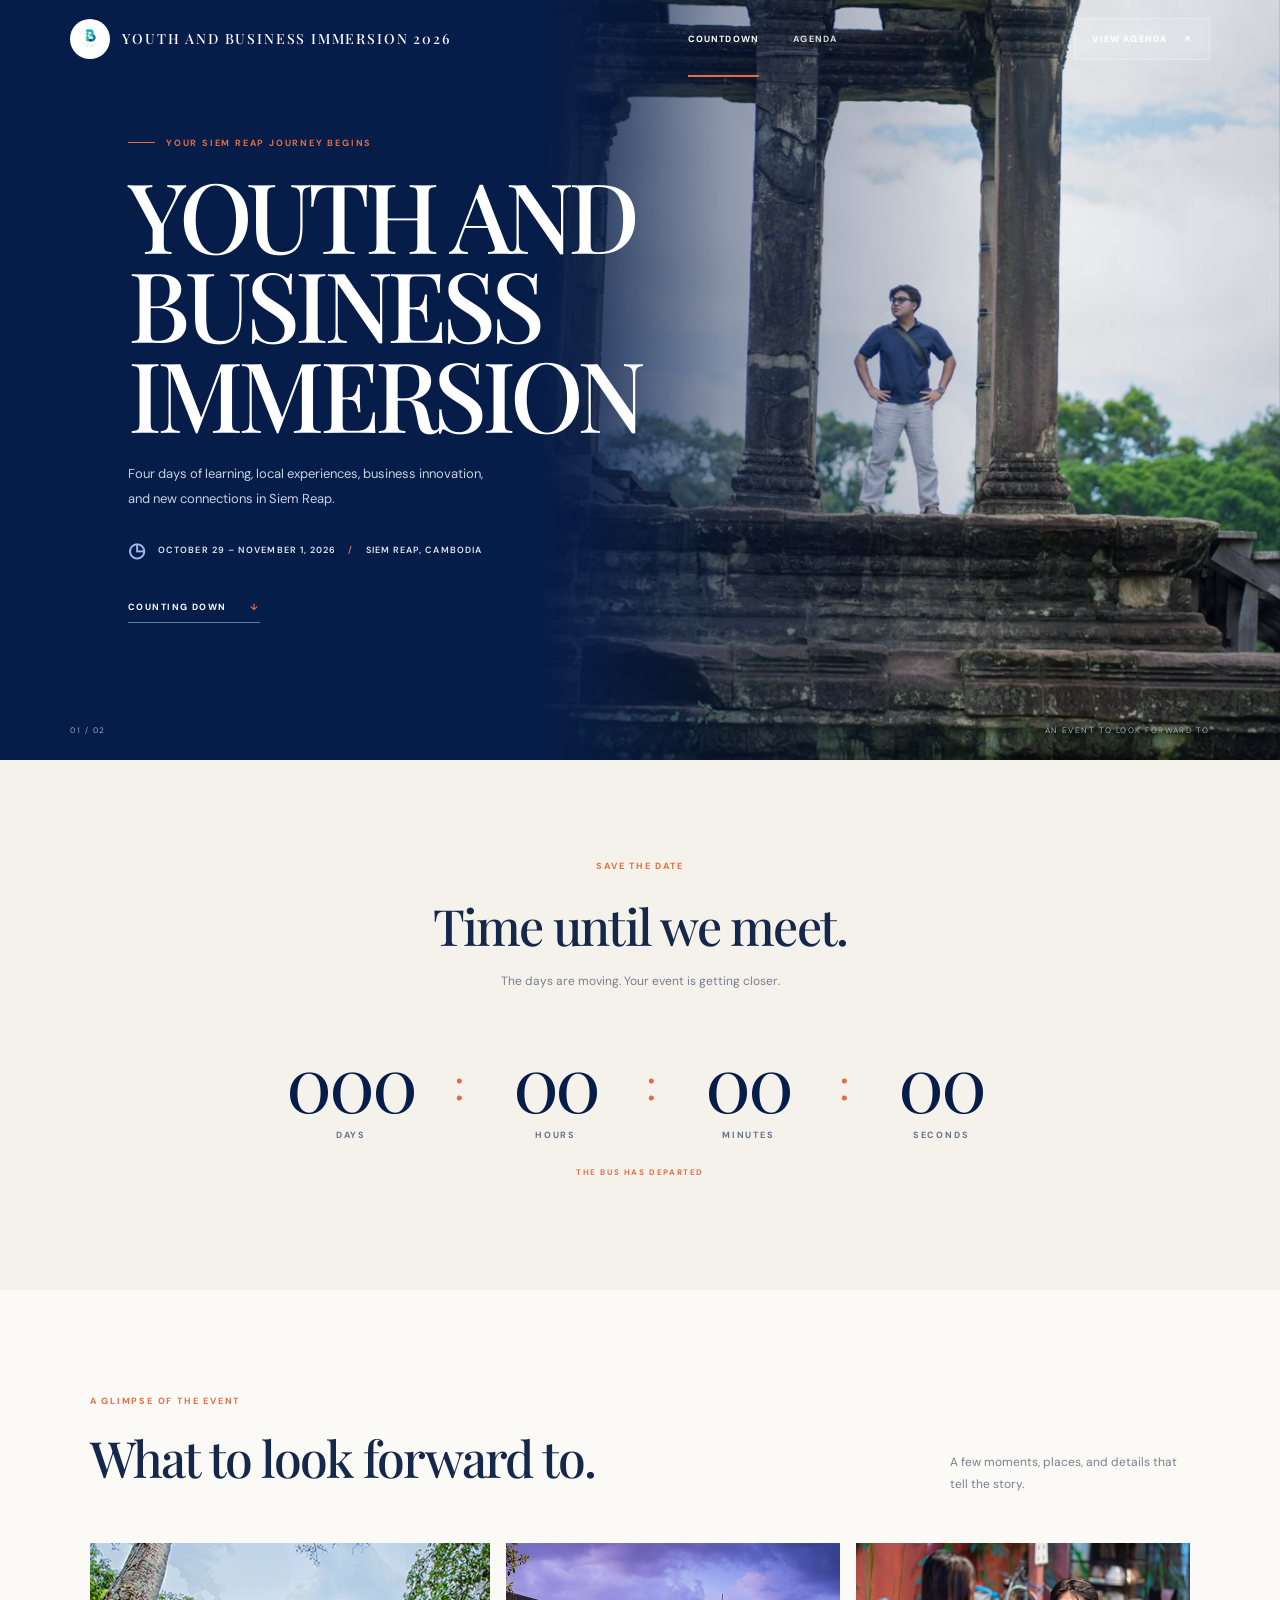
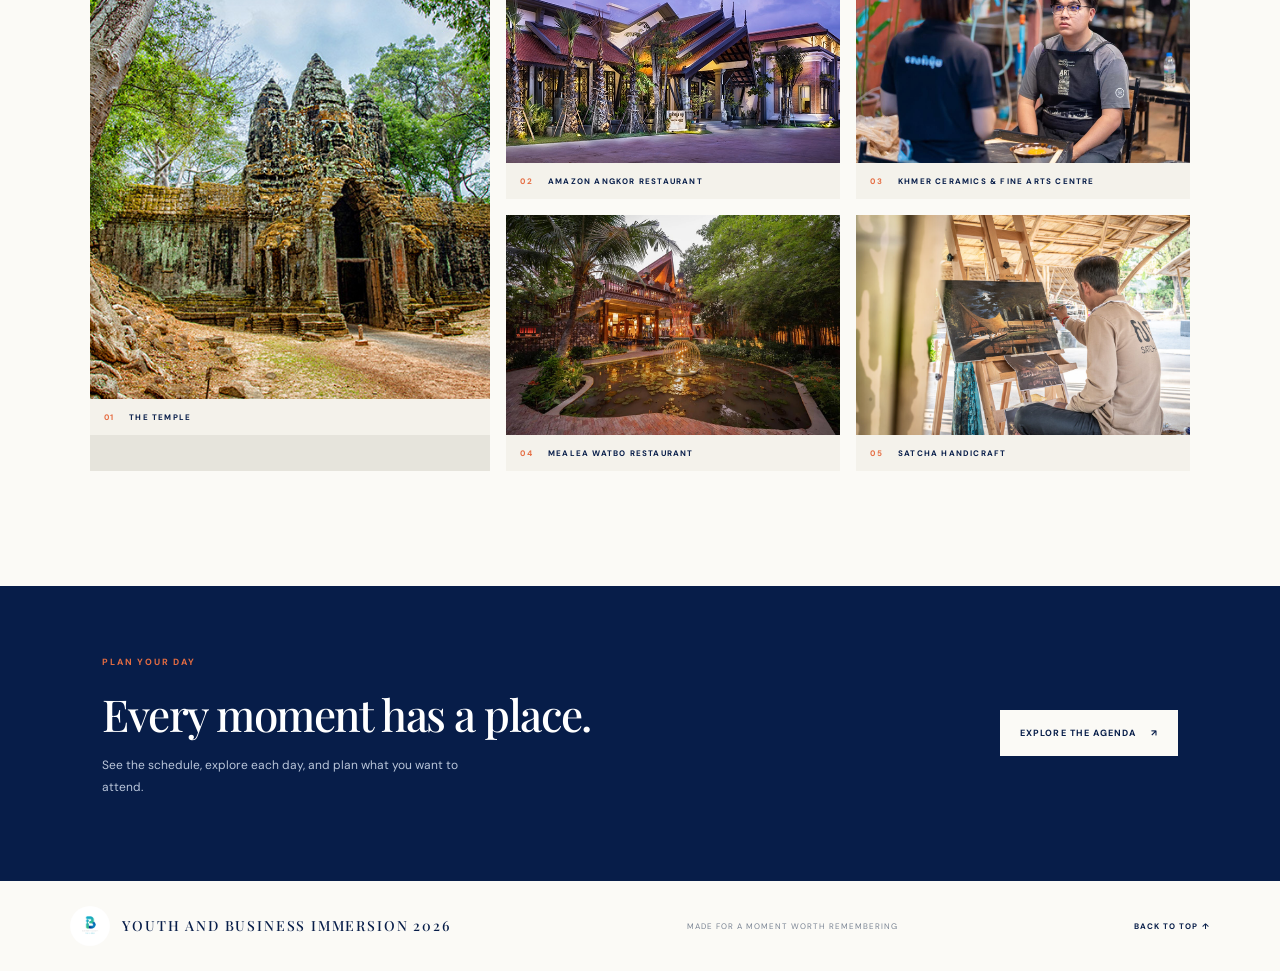
<file: index.html>
<!DOCTYPE html>
<html lang="en">
<head>
  <meta charset="UTF-8">
  <meta name="viewport" content="width=device-width, initial-scale=1.0">
  <meta name="theme-color" content="#071d49"><link rel="icon" type="image/png" href="assets/logo.png"><link rel="apple-touch-icon" href="assets/favicon.png">
  <title>Business Society | Countdown</title>
  <link rel="preconnect" href="https://fonts.googleapis.com">
  <link rel="preconnect" href="https://fonts.gstatic.com" crossorigin>
  <link href="https://fonts.googleapis.com/css2?family=DM+Sans:wght@400;500;600;700&family=Playfair+Display:wght@400;500;600;700&display=swap" rel="stylesheet">
  <link rel="stylesheet" href="styles.css">
</head>
<body>
  <header class="site-header">
    <a class="brand" href="index.html" aria-label="Event home"><img class="brand-logo" id="event-logo" src="assets/logo.png" alt="Event logo"><span class="brand-name" id="brand-name">AUPPHS-FA MUN III</span></a>
    <nav class="main-nav" aria-label="Main navigation">
      <a class="active" href="index.html">COUNTDOWN</a>
      <a href="agenda.html">AGENDA</a>
    </nav>
    <a class="header-cta" href="agenda.html">VIEW AGENDA <span>↗</span></a>
    <button class="menu-toggle" aria-label="Toggle navigation" aria-expanded="false">☰</button>
  </header>

  <main>
    <section class="hero">
      <div class="hero-art banner-missing" aria-hidden="true">
        <img class="hero-banner" id="event-banner" src="assets/banner.jpg" alt="">
      </div>
      <div class="hero-content">
        <p class="eyebrow"><span class="eyebrow-line"></span><span id="event-kicker">THE COUNTDOWN BEGINS</span></p>
        <h1 id="event-title">A MOMENT<br>TO REMEMBER</h1>
        <p class="hero-description" id="event-description">One event. One shared moment. We look forward to seeing you there.</p>
        <div class="event-meta">
          <span class="meta-icon">◷</span><span id="event-date-label">DECEMBER 12, 2026</span>
          <span class="meta-divider">/</span><span id="event-location">PHNOM PENH, CAMBODIA</span>
        </div>
        <a class="text-link" href="#countdown">COUNTING DOWN <span>↓</span></a>
      </div>
      <div class="hero-caption"><span>01 / 02</span><span>AN EVENT TO LOOK FORWARD TO</span></div>
    </section>

    <section class="countdown-section" id="countdown">
      <div class="section-heading">
        <p class="eyebrow">SAVE THE DATE</p>
        <h2>Time until we meet.</h2>
        <p class="muted">The days are moving. Your event is getting closer.</p>
      </div>
      <div class="countdown-grid" aria-label="Time remaining">
        <div class="time-card"><span class="time-number" id="days">000</span><span class="time-label">DAYS</span></div>
        <span class="time-colon">:</span>
        <div class="time-card"><span class="time-number" id="hours">00</span><span class="time-label">HOURS</span></div>
        <span class="time-colon">:</span>
        <div class="time-card"><span class="time-number" id="minutes">00</span><span class="time-label">MINUTES</span></div>
        <span class="time-colon">:</span>
        <div class="time-card"><span class="time-number" id="seconds">00</span><span class="time-label">SECONDS</span></div>
      </div>
      <p class="countdown-status" id="countdown-status">EVERY SECOND BRINGS US CLOSER</p>
    </section>

    <section class="gallery-section">
      <div class="gallery-heading">
        <div><p class="eyebrow">A GLIMPSE OF THE EVENT</p><h2>What to look forward to.</h2></div>
        <p class="muted gallery-note">A few moments, places, and details that tell the story.</p>
      </div>
      <div class="gallery-grid" id="gallery">
        <figure class="gallery-card gallery-large"><img src="assets/angkor-thom.jpg" alt="Event preview image 1" onerror="this.style.display='none';this.nextElementSibling.style.display='grid'"><div class="image-placeholder"><span>01</span><b>EVENT HIGHLIGHT</b><small>Replace with assets/event-1.jpg</small></div><figcaption><span>01</span> THE TEMPLE</figcaption></figure>
        <figure class="gallery-card"><img src="assets/amazon-angkor-restaurant-mobile.jpg" alt="Event preview image 2" onerror="this.style.display='none';this.nextElementSibling.style.display='grid'"><div class="image-placeholder tone-two"><span>02</span><b>AMAZON ANGKOR RESTAURANT</b><small>Replace with assets/event-2.jpg</small></div><figcaption><span>02</span> AMAZON ANGKOR RESTAURANT</figcaption></figure>
        <figure class="gallery-card"><img src="assets/ARTCLAY.jpg" alt="Event preview image 3" onerror="this.style.display='none';this.nextElementSibling.style.display='grid'"><div class="image-placeholder tone-three"><span>03</span><b>THE PLACE</b><small>Replace with assets/event-3.jpg</small></div><figcaption><span>03</span> KHMER CERAMICS & FINE ARTS CENTRE</figcaption></figure>
        <figure class="gallery-card"><img src="assets/Authentic-Khmer-Dining-Experience-_-Mealea-Watbo-Siem-Reap-Cambodia-Restaurant.jpg" alt="Event preview image 4" onerror="this.style.display='none';this.nextElementSibling.style.display='grid'"><div class="image-placeholder tone-four"><span>04</span><b>THE DETAILS</b><small>Replace with assets/event-4.jpg</small></div><figcaption><span>04</span> MEALEA WATBO RESTAURANT</figcaption></figure>
        <figure class="gallery-card"><img src="assets/CMP-SATCHA-Artisans-75-LR-1024x682.jpg" alt="Event preview image 5" onerror="this.style.display='none';this.nextElementSibling.style.display='grid'"><div class="image-placeholder tone-five"><span>05</span><b>THE MOMENT</b><small>Replace with assets/event-5.jpg</small></div><figcaption><span>05</span> SATCHA HANDICRAFT</figcaption></figure>
      </div>
    </section>
    <section class="agenda-teaser">
      <div><p class="eyebrow">PLAN YOUR DAY</p><h2>Every moment has a place.</h2><p class="muted">See the schedule, explore each day, and plan what you want to attend.</p></div>
      <a class="button button-light" href="agenda.html">EXPLORE THE AGENDA <span>↗</span></a>
    </section>
  </main>

  <footer class="site-footer"><a class="brand footer-brand" href="index.html"><img class="brand-logo" src="assets/logo.png" alt=""><span class="brand-name" id="footer-brand-name">AUPPHS-FA MUN III</span></a><span id="footer-copy">MADE FOR A MOMENT WORTH REMEMBERING</span><a href="#top" class="back-top">BACK TO TOP ↑</a></footer>
  <script src="script.js"></script>
</body>
</html>
</file>
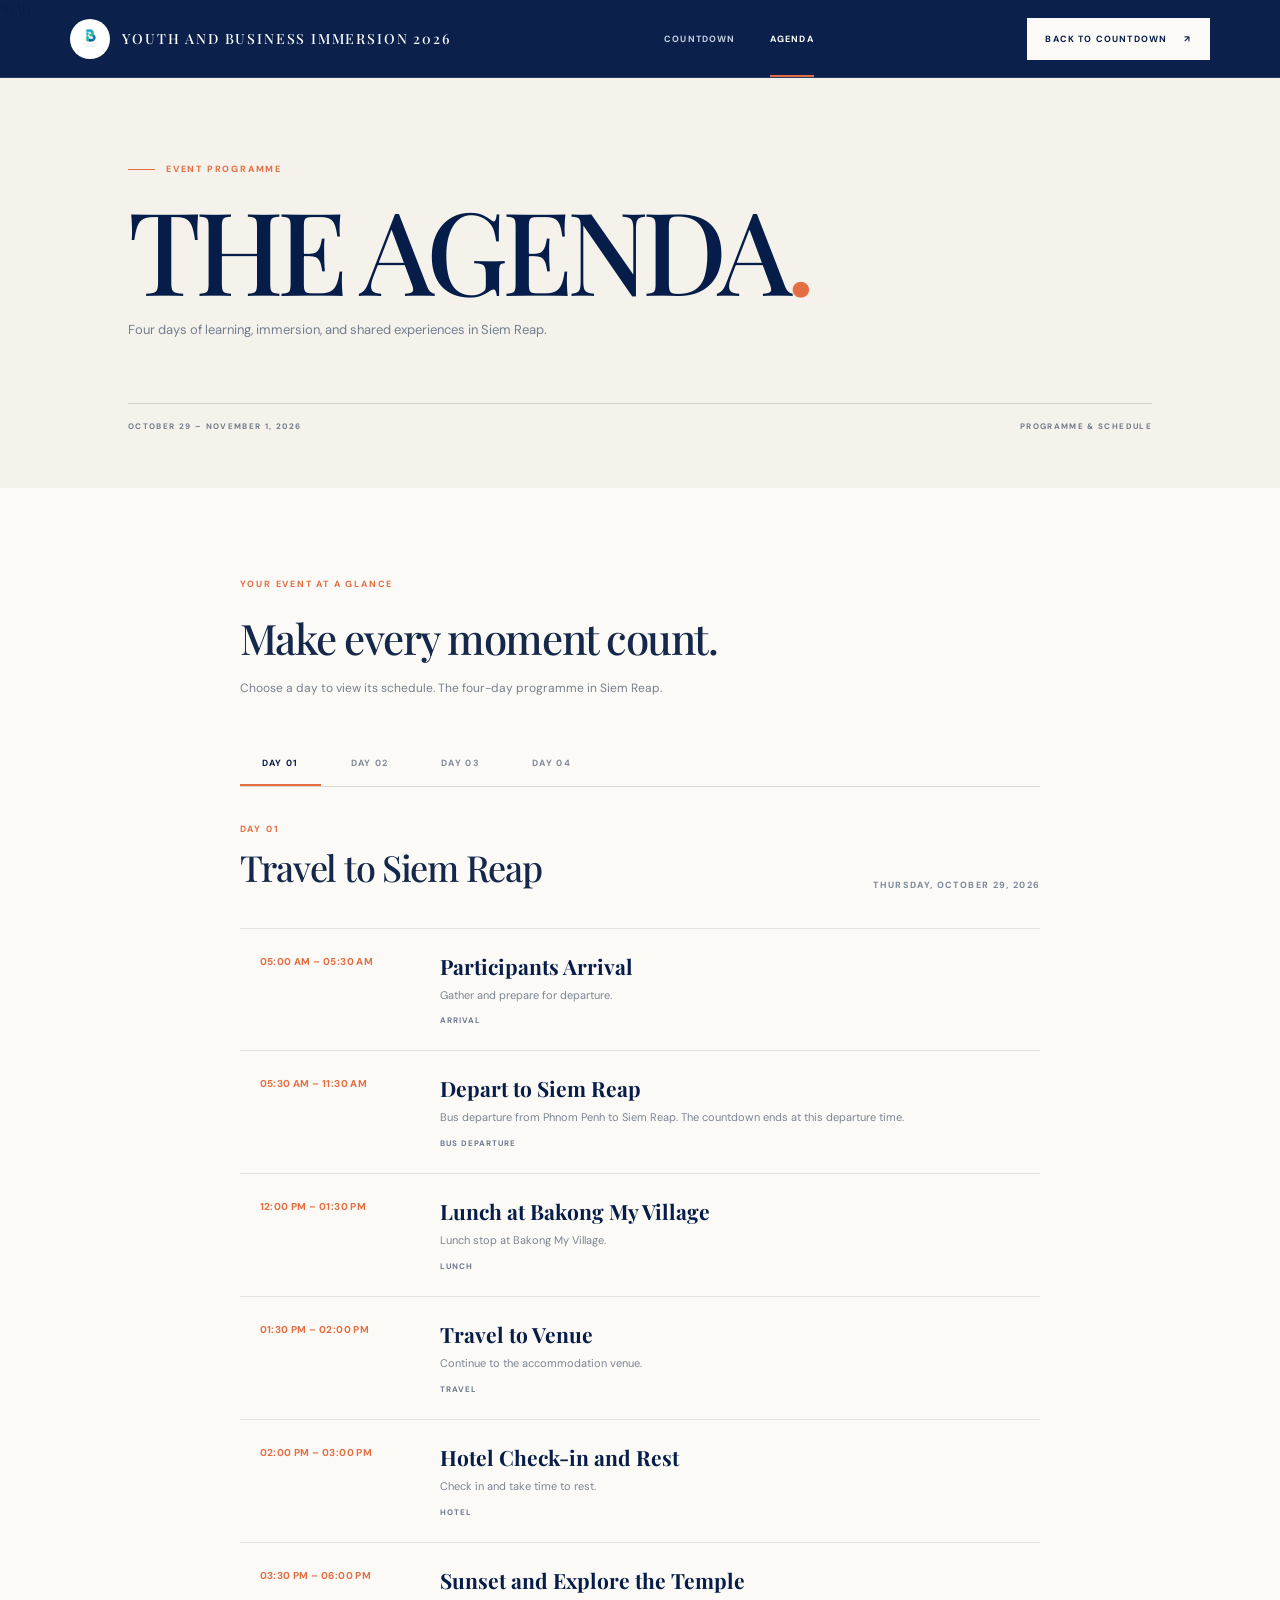
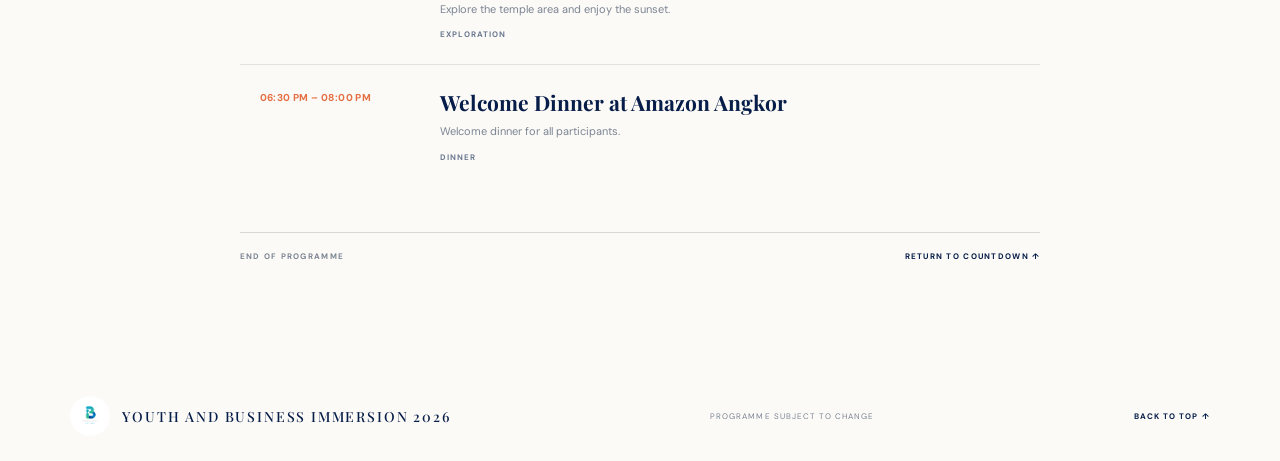
<file: agenda.html>
<!DOCTYPE html>
<html lang="en">
<head>
  <meta charset="UTF-8">
  <meta name="viewport" content="width=device-width, initial-scale=1.0">
  <meta name="theme-color" content="#071d49">\n  <link rel="icon" type="image/png" href="assets/favicon.png">\n  <link rel="apple-touch-icon" href="assets/favicon.png">
  <title>Youth and Business Immersion 2026 | Four-Day Agenda</title>
  <link rel="preconnect" href="https://fonts.googleapis.com">
  <link rel="preconnect" href="https://fonts.gstatic.com" crossorigin>
  <link href="https://fonts.googleapis.com/css2?family=DM+Sans:wght@400;500;600;700&family=Playfair+Display:wght@400;500;600;700&display=swap" rel="stylesheet">
  <link rel="stylesheet" href="styles.css">
</head>
<body class="agenda-page">
  <header class="site-header">
    <a class="brand" href="index.html"><img class="brand-logo" id="event-logo" src="assets/logo.png" alt="Event logo"><span class="brand-name" id="brand-name">AUPPHS-FA MUN III</span></a>
    <nav class="main-nav" aria-label="Main navigation"><a href="index.html">COUNTDOWN</a><a class="active" href="agenda.html">AGENDA</a></nav>
    <a class="header-cta" href="index.html">BACK TO COUNTDOWN <span>↗</span></a>
    <button class="menu-toggle" aria-label="Toggle navigation" aria-expanded="false">☰</button>
  </header>
  <main>
    <section class="agenda-hero">
      <p class="eyebrow"><span class="eyebrow-line"></span> EVENT PROGRAMME</p>
      <h1>THE AGENDA<span>.</span></h1>
      <p id="agenda-subtitle">A clear view of what's happening, and when.</p>
      <div class="agenda-hero-rule"><span id="agenda-event-date">DECEMBER 12, 2026</span><span>PROGRAMME & SCHEDULE</span></div>
    </section>
    <section class="agenda-content">
      <div class="agenda-intro"><p class="eyebrow">YOUR EVENT AT A GLANCE</p><h2>Make every moment count.</h2><p class="muted">Choose a day to view its schedule. The four-day programme in Siem Reap.</p></div>
      <div class="day-tabs" id="day-tabs" role="tablist" aria-label="Agenda days"></div>
      <div class="day-heading"><div><p class="eyebrow" id="day-label">DAY 01</p><h2 id="day-title">Opening Day</h2></div><span id="day-date" class="day-date">DECEMBER 12</span></div>
      <div class="schedule-list" id="schedule-list"></div>
      <div class="agenda-bottom"><span>END OF PROGRAMME</span><a href="index.html">RETURN TO COUNTDOWN ↑</a></div>
    </section>
  </main>
  <footer class="site-footer"><a class="brand footer-brand" href="index.html"><img class="brand-logo" src="assets/logo.png" alt=""><span class="brand-name" id="footer-brand-name">AUPPHS-FA MUN III</span></a><span>PROGRAMME SUBJECT TO CHANGE</span><a href="#top" class="back-top">BACK TO TOP ↑</a></footer>
  <script src="script.js"></script>
</body>
</html>
</file>
<file: styles.css>
:root{--navy:#071d49;--navy2:#102b5e;--cream:#f4f2eb;--paper:#fbfaf6;--ink:#15284b;--blue:#9db9ef;--line:#d9d8d0;--red:#e56d42;--serif:"Playfair Display",Georgia,serif;--sans:"DM Sans",Arial,sans-serif}
*{box-sizing:border-box}html{scroll-behavior:smooth}body{margin:0;background:var(--paper);color:var(--ink);font-family:var(--sans);font-size:14px}a{color:inherit;text-decoration:none}.site-header{height:78px;padding:0 5.5%;display:flex;align-items:center;justify-content:space-between;background:transparent;position:fixed;top:0;left:0;right:0;z-index:50;border-bottom:1px solid transparent;transition:background .45s ease,color .45s ease,box-shadow .45s ease,backdrop-filter .45s ease}
.site-header.scrolled{background:rgba(7,29,73,.96);color:#fff;border-bottom-color:rgba(255,255,255,.12);box-shadow:0 8px 28px #06163820;backdrop-filter:blur(14px)}
.site-header.scrolled .brand{color:#fff}.site-header.scrolled .brand-mark{background:#fff;color:var(--navy)}
.site-header.scrolled .main-nav a{color:#c6d0e2}.site-header.scrolled .main-nav a.active,.site-header.scrolled .main-nav a:hover{color:#fff}
.site-header.scrolled .main-nav a:after{background:var(--red)}
.site-header.scrolled .header-cta{background:var(--paper);color:var(--navy)}
.site-header.scrolled .menu-toggle{color:#fff}
body.page-leaving main{opacity:0;transform:translateY(8px)}
body main{transition:opacity .22s ease,transform .22s ease}.brand{display:flex;align-items:center;gap:10px;font-size:10px;letter-spacing:.13em;font-weight:700;color:var(--navy)}.brand-mark{width:25px;height:25px;border-radius:50%;display:grid;place-items:center;background:var(--navy);color:white;font-family:var(--serif);font-size:16px;letter-spacing:0}.main-nav{display:flex;gap:34px;height:100%;align-items:center}.main-nav a,.header-cta{font-size:9px;letter-spacing:.13em;font-weight:700;color:#65718a;transition:color .25s}.main-nav a{height:100%;display:flex;align-items:center;position:relative}.main-nav a:after{content:"";position:absolute;bottom:0;left:0;width:100%;height:2px;background:var(--red);transform:scaleX(0);transition:transform .3s}.main-nav a:hover,.main-nav a.active{color:var(--navy)}.main-nav a.active:after{transform:scaleX(1)}.header-cta{background:var(--navy);color:white;padding:14px 17px}.header-cta span,.button span{margin-left:14px}.menu-toggle{display:none;border:0;background:none;color:var(--navy);font-size:22px}
.hero{min-height:600px;height:min(760px,calc(100vh - 78px));background:var(--navy);position:relative;overflow:hidden;color:white;display:flex;align-items:center;padding:6% 10%}.hero-content{position:relative;z-index:2;max-width:620px;animation:rise .9s both}.eyebrow{font-size:9px;letter-spacing:.2em;font-weight:700;color:var(--red);margin:0 0 20px;display:flex;align-items:center;gap:11px}.eyebrow-line{width:27px;height:1px;background:var(--red)}.hero h1,.agenda-hero h1{font-family:var(--serif);font-weight:500;font-size:clamp(50px,7.6vw,112px);line-height:.92;letter-spacing:-.055em;margin:0 0 25px;max-width:760px}.hero-description{font-size:13px;line-height:1.9;color:#c7d0e1;max-width:360px;margin-bottom:26px}.event-meta{display:flex;align-items:center;gap:12px;color:#e3e8f0;font-size:9px;letter-spacing:.12em;font-weight:600;flex-wrap:wrap}.meta-icon{font-size:20px;color:var(--blue)}.meta-divider{color:var(--red)}.text-link{display:inline-block;margin-top:38px;padding-bottom:9px;border-bottom:1px solid #687c9d;font-size:9px;letter-spacing:.16em;font-weight:700}.text-link span{margin-left:20px;color:var(--red)}.hero-caption{position:absolute;z-index:2;bottom:25px;left:5.5%;right:5.5%;display:flex;justify-content:space-between;font-size:8px;letter-spacing:.18em;color:#9ba9c1}.hero-art{position:absolute;right:0;top:0;width:58%;height:100%;opacity:1;overflow:hidden;background:#071d49}
.hero-art:before{content:"";position:absolute;inset:0;z-index:1;pointer-events:none;background:linear-gradient(90deg,#071d49 0%,rgba(7,29,73,.45) 25%,rgba(7,29,73,.06) 68%,rgba(7,29,73,.15) 100%)}
.hero-banner{position:absolute;inset:0;width:100%;height:100%;object-fit:cover;object-position:center;display:block;animation:bannerReveal 1.2s ease both}
.hero-art.banner-missing .hero-banner{display:none}
.hero-art.banner-missing{background:linear-gradient(135deg,#142e5d,#071d49)}
@keyframes bannerReveal{from{opacity:0;transform:scale(1.035)}to{opacity:1;transform:scale(1)}}
.countdown-section{padding:100px 7% 105px;text-align:center;background:var(--cream)}.section-heading h2,.gallery-heading h2,.agenda-teaser h2,.agenda-intro h2,.day-heading h2{font-family:var(--serif);font-size:clamp(32px,4vw,50px);font-weight:500;letter-spacing:-.035em;margin:0 0 12px}.section-heading .eyebrow{justify-content:center}.muted{color:#777f8e;font-size:12px;line-height:1.8}.countdown-grid{display:flex;align-items:center;justify-content:center;gap:clamp(12px,3vw,44px);margin:50px auto 26px}.time-card{min-width:105px;display:flex;flex-direction:column;gap:10px}.time-number{font-family:var(--serif);font-size:clamp(42px,6vw,78px);letter-spacing:-.04em;color:var(--navy);font-variant-numeric:tabular-nums;line-height:1}.time-label{font-size:9px;letter-spacing:.2em;color:#68738a;font-weight:700}.time-colon{font-family:var(--serif);font-size:40px;color:var(--red);transform:translateY(-8px)}.countdown-status{font-size:8px;letter-spacing:.2em;color:var(--red);font-weight:700}
.gallery-section{padding:105px 7% 115px}.gallery-heading{display:flex;align-items:end;justify-content:space-between;margin-bottom:40px;gap:30px}.gallery-heading .eyebrow{margin-bottom:17px}.gallery-note{max-width:240px;margin-bottom:8px}.gallery-grid{display:grid;grid-template-columns:1.2fr 1fr 1fr;gap:16px}.gallery-card{margin:0;min-width:0;position:relative;background:#e6e4dc;overflow:hidden;animation:rise .7s both}.gallery-card:nth-child(2){animation-delay:.08s}.gallery-card:nth-child(3){animation-delay:.16s}.gallery-card:nth-child(4){animation-delay:.24s}.gallery-card:nth-child(5){animation-delay:.32s}.gallery-card img{display:block;width:100%;height:220px;object-fit:cover;transition:transform .6s}.gallery-card:hover img{transform:scale(1.04)}.gallery-large{grid-row:span 2}.gallery-large img,.gallery-large .image-placeholder{height:456px}.image-placeholder{height:220px;display:none;place-content:center;text-align:center;gap:10px;color:#fff;background:linear-gradient(145deg,#183563,#60799b);padding:20px;position:relative;overflow:hidden}.image-placeholder:before,.image-placeholder:after{content:"";position:absolute;border:1px solid #ffffff55;width:70%;height:140%;left:15%;top:-20%;transform:rotate(32deg)}.image-placeholder:after{transform:rotate(-32deg)}.image-placeholder span,.image-placeholder b,.image-placeholder small{position:relative;z-index:1}.image-placeholder span{font-family:var(--serif);font-size:40px;color:#e9c68c}.image-placeholder b{font-size:10px;letter-spacing:.18em}.image-placeholder small{font-size:9px;color:#d3dceb}.tone-two{background:linear-gradient(135deg,#c18c66,#2d476d)}.tone-three{background:linear-gradient(135deg,#b4b9ae,#4d6581)}.tone-four{background:linear-gradient(135deg,#d4b778,#4d3f48)}.tone-five{background:linear-gradient(135deg,#527c7b,#182b4b)}.gallery-card figcaption{padding:13px 14px;background:#f4f2eb;font-size:8px;letter-spacing:.15em;font-weight:700;color:var(--navy)}.gallery-card figcaption span{color:var(--red);margin-right:12px}
.agenda-teaser{background:var(--navy);color:white;padding:70px 8%;display:flex;align-items:center;justify-content:space-between;gap:30px}.agenda-teaser .eyebrow{margin-bottom:16px}.agenda-teaser h2{font-size:clamp(30px,4vw,44px)}.agenda-teaser .muted{color:#bac6da;max-width:390px}.button{display:inline-flex;align-items:center;padding:17px 20px;font-size:9px;letter-spacing:.12em;font-weight:700;white-space:nowrap;transition:transform .25s,background .25s}.button:hover{transform:translateY(-3px)}.button-light{background:var(--paper);color:var(--navy)}.site-footer{min-height:90px;padding:25px 5.5%;display:flex;align-items:center;justify-content:space-between;gap:20px;background:var(--paper);color:#7a8494;font-size:8px;letter-spacing:.13em}.footer-brand{color:var(--navy)}.back-top{color:var(--navy);font-weight:700}
.agenda-hero{padding:90px 10% 40px;background:var(--cream)}.agenda-hero h1{font-size:clamp(58px,9vw,120px);color:var(--navy);margin-bottom:20px}.agenda-hero h1 span{color:var(--red)}.agenda-hero>p:not(.eyebrow){color:#737e90;font-size:13px}.agenda-hero-rule{margin-top:65px;border-top:1px solid #d4d4cc;padding:17px 0;display:flex;justify-content:space-between;font-size:8px;font-weight:700;letter-spacing:.17em;color:#727b8a}.agenda-content{max-width:980px;margin:0 auto;padding:90px 7% 110px}.agenda-intro{max-width:550px;margin-bottom:42px}.agenda-intro h2{font-size:42px}.agenda-intro .muted{max-width:490px}.agenda-intro code{font-size:11px;color:var(--navy);background:#e9e7df;padding:2px 4px}.day-tabs{display:flex;gap:8px;border-bottom:1px solid var(--line);margin-bottom:36px;overflow-x:auto}.day-tab{border:0;background:transparent;padding:15px 22px;color:#818999;font:700 9px var(--sans);letter-spacing:.15em;white-space:nowrap;cursor:pointer;border-bottom:2px solid transparent;transition:all .25s}.day-tab.active,.day-tab:hover{color:var(--navy);border-bottom-color:var(--red)}.day-heading{display:flex;justify-content:space-between;align-items:end;margin-bottom:25px}.day-heading .eyebrow{margin-bottom:8px}.day-heading h2{font-size:36px}.day-date{font-size:9px;letter-spacing:.15em;font-weight:700;color:#7c8799;padding-bottom:12px}.schedule-row{display:grid;grid-template-columns:155px 1fr;gap:25px;padding:23px 20px;border-top:1px solid #e2e1da;transition:background .25s;animation:rise .45s both}.schedule-row:hover{background:#f5f3ed}.schedule-time{font-size:10px;font-weight:700;color:var(--red);letter-spacing:.04em;padding-top:3px}.schedule-title{font-family:var(--serif);font-size:21px;color:var(--navy);margin:0 0 6px}.schedule-description{font-size:11px;line-height:1.8;color:#7b8493;margin:0;max-width:540px}.schedule-tag{display:inline-block;margin-top:10px;font-size:8px;letter-spacing:.13em;color:#6b7890;font-weight:700}.agenda-bottom{display:flex;justify-content:space-between;border-top:1px solid var(--line);margin-top:45px;padding-top:18px;color:#7b8493;font-size:8px;letter-spacing:.16em;font-weight:700}.agenda-bottom a{color:var(--navy)}
@keyframes rise{from{opacity:0;transform:translateY(18px)}to{opacity:1;transform:translateY(0)}}@keyframes float{0%,100%{transform:perspective(600px) rotateY(-7deg) translateY(0)}50%{transform:perspective(600px) rotateY(-7deg) translateY(-9px)}}
@media(max-width:800px){.site-header{height:68px;padding:0 5%}.main-nav{gap:18px}.header-cta{display:none}.hero{height:auto;min-height:650px;padding:90px 7% 80px;align-items:flex-start}.hero-content{margin-top:0}.hero-art{width:100%;opacity:.45}.hero h1{font-size:clamp(52px,12vw,90px)}.hero-caption{left:7%;right:7%}.gallery-section{padding:75px 6%}.gallery-grid{grid-template-columns:1fr 1fr}.gallery-large{grid-row:auto;grid-column:span 2}.gallery-large img,.gallery-large .image-placeholder{height:300px}.gallery-card img,.gallery-card .image-placeholder{height:200px}.agenda-teaser{padding:55px 7%;align-items:flex-start;flex-direction:column}.agenda-hero{padding:75px 7% 35px}.agenda-content{padding:70px 6% 80px}}
@media(max-width:520px){.site-header{justify-content:space-between}.menu-toggle{display:block}.main-nav{display:none;position:absolute;top:67px;left:0;right:0;height:auto;background:var(--paper);padding:20px 6%;flex-direction:column;align-items:flex-start;gap:20px;border-bottom:1px solid var(--line)}.main-nav.open{display:flex}.main-nav a{height:auto;padding:5px 0}.main-nav a:after{bottom:-4px}.brand{font-size:9px}.hero{min-height:600px;padding-top:75px}.hero-art{width:130%;right:-30%;opacity:.35}.hero h1{font-size:52px}.event-meta{font-size:8px;gap:8px}.countdown-section{padding:70px 5%}.countdown-grid{gap:7px;margin:38px auto 25px}.time-card{min-width:0;flex:1;gap:8px}.time-number{font-size:clamp(29px,8vw,45px)}.time-label{font-size:7px;letter-spacing:.12em}.time-colon{font-size:25px}.section-heading h2,.gallery-heading h2{font-size:32px}.gallery-heading{display:block}.gallery-note{margin-top:15px}.gallery-grid{gap:10px}.gallery-large{grid-column:span 2}.gallery-large img,.gallery-large .image-placeholder{height:240px}.gallery-card img,.gallery-card .image-placeholder{height:145px}.gallery-card figcaption{font-size:7px;padding:11px 8px}.image-placeholder{padding:8px;gap:7px}.image-placeholder span{font-size:28px}.image-placeholder b{font-size:8px}.image-placeholder small{font-size:7px}.agenda-hero h1{font-size:57px}.agenda-hero-rule{margin-top:45px;gap:12px;font-size:7px}.agenda-intro h2{font-size:34px}.day-tab{padding:14px 13px}.day-heading h2{font-size:29px}.day-date{font-size:7px}.schedule-row{grid-template-columns:1fr;gap:8px;padding:20px 12px}.schedule-time{font-size:9px}.schedule-title{font-size:20px}.site-footer{flex-wrap:wrap;padding:25px 6%}.site-footer>span{order:3;width:100%}.agenda-bottom{gap:15px;font-size:7px}}

@media(max-width:520px){.site-header.scrolled .main-nav{background:rgba(7,29,73,.98)}.site-header.scrolled .main-nav a{color:#fff}}
@media(prefers-reduced-motion:reduce){*,*::before,*::after{animation-duration:.01ms!important;transition-duration:.01ms!important;scroll-behavior:auto!important}}


/* Header theme: transparent over the navy countdown hero, navy on the light agenda page. */
.site-header:not(.scrolled){background:transparent;border-bottom-color:transparent;box-shadow:none}
.site-header:not(.scrolled) .brand{color:#fff}
.site-header:not(.scrolled) .brand-mark{background:#fff;color:var(--navy)}
.site-header:not(.scrolled) .main-nav a{color:rgba(255,255,255,.82)}
.site-header:not(.scrolled) .main-nav a.active,.site-header:not(.scrolled) .main-nav a:hover{color:#fff}
.site-header:not(.scrolled) .header-cta{background:rgba(255,255,255,.12);color:#fff;border:1px solid rgba(255,255,255,.25)}
.site-header:not(.scrolled) .menu-toggle{color:#fff}
.agenda-page .site-header:not(.scrolled){background:rgba(7,29,73,.98);color:#fff;border-bottom-color:rgba(255,255,255,.12)}
.agenda-page .site-header:not(.scrolled) .brand{color:#fff}
.agenda-page .site-header:not(.scrolled) .main-nav a{color:#c6d0e2}
.agenda-page .site-header:not(.scrolled) .main-nav a.active,.agenda-page .site-header:not(.scrolled) .main-nav a:hover{color:#fff}
.agenda-page .site-header:not(.scrolled) .header-cta{background:var(--paper);color:var(--navy);border:1px solid transparent}
.agenda-hero{padding-top:145px}
.brand{gap:12px}
.brand-logo{width:40px;height:40px;border-radius:50%;object-fit:cover;display:block;background:#fff;border:1px solid rgba(255,255,255,.45);flex:0 0 40px}
.brand-name{font-family:var(--serif);font-size:14px;letter-spacing:.13em;font-weight:500;white-space:nowrap}
.site-header.scrolled .brand-logo{border-color:rgba(255,255,255,.45)}
@media(max-width:800px){.hero-art{width:100%;opacity:.65}}
@media(max-width:520px){
 .brand-logo{width:34px;height:34px;flex-basis:34px}
 .brand-name{font-size:11px;letter-spacing:.09em}
 .site-header:not(.scrolled) .main-nav{background:rgba(7,29,73,.98)}
 .agenda-page .site-header:not(.scrolled) .main-nav{background:rgba(7,29,73,.98)}
 .agenda-hero{padding-top:120px}
}
@media(prefers-reduced-motion:reduce){.hero-banner{animation:none}}
</file>
